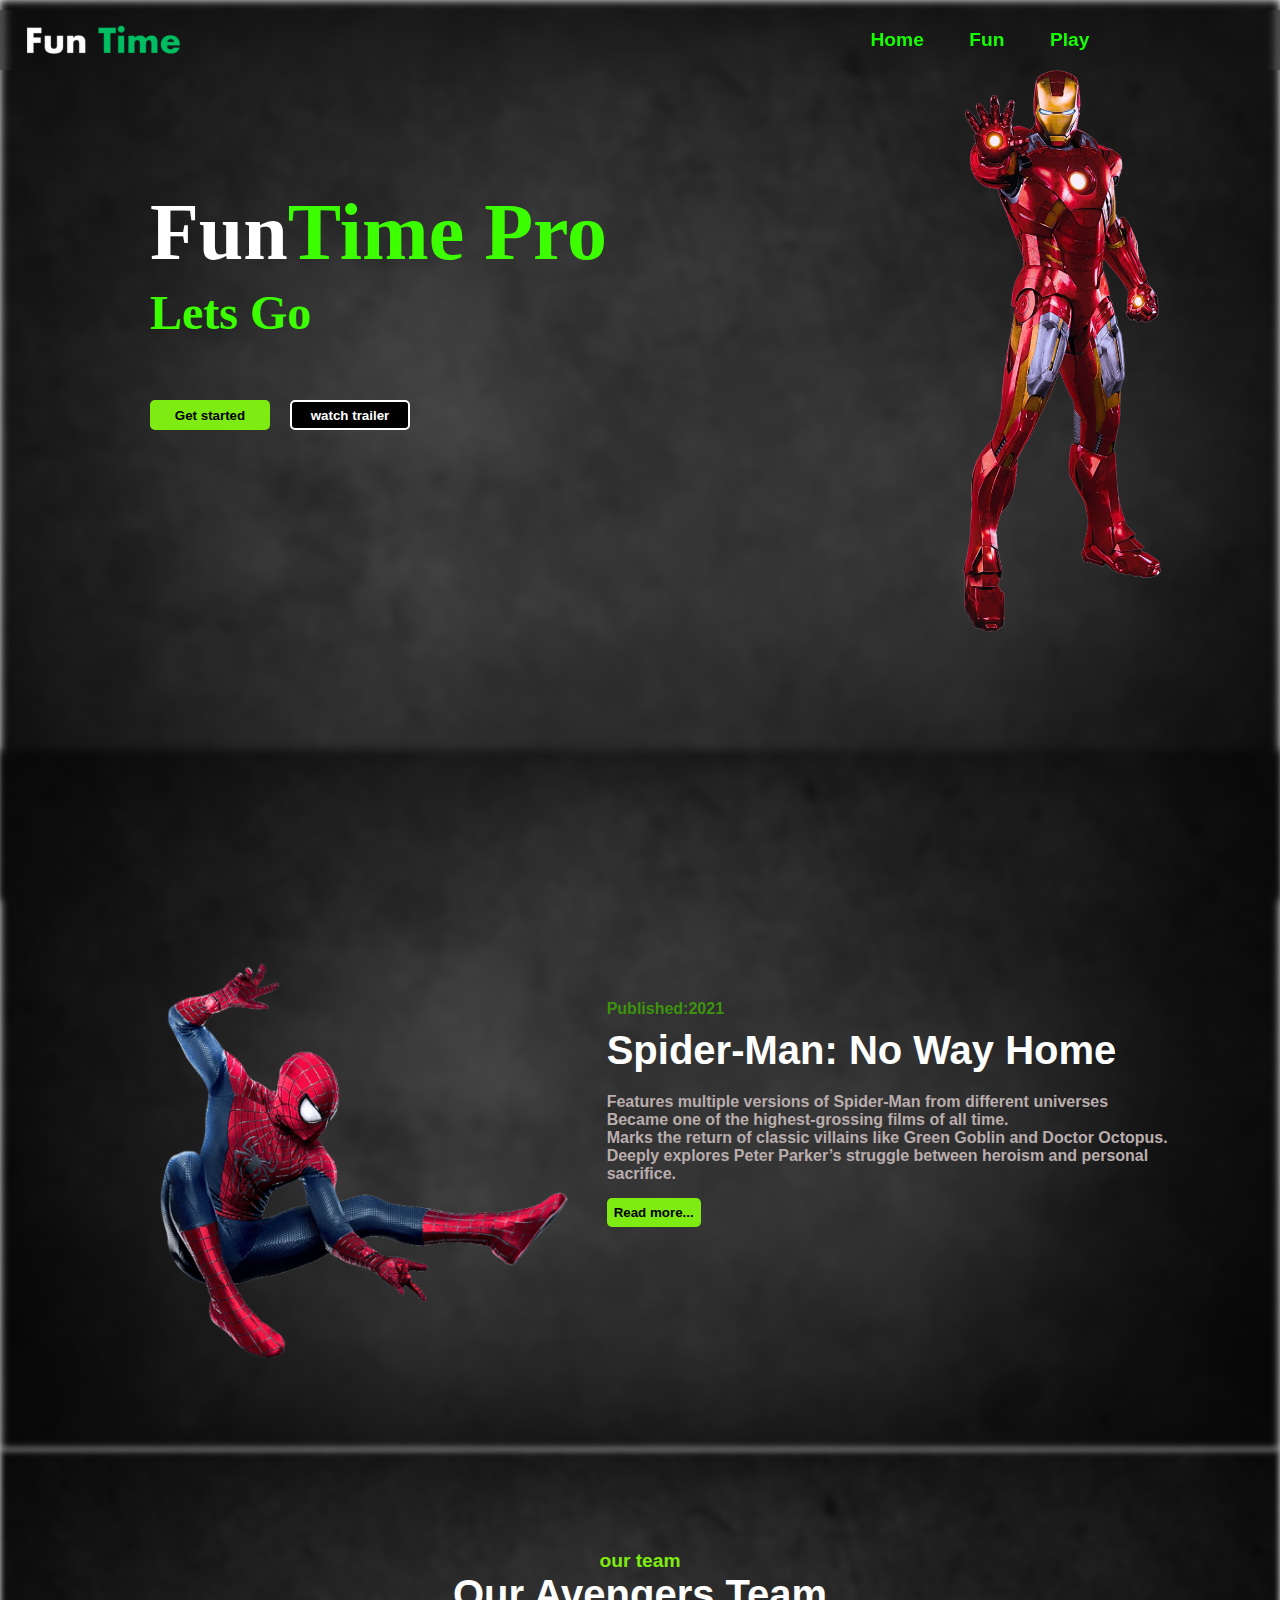
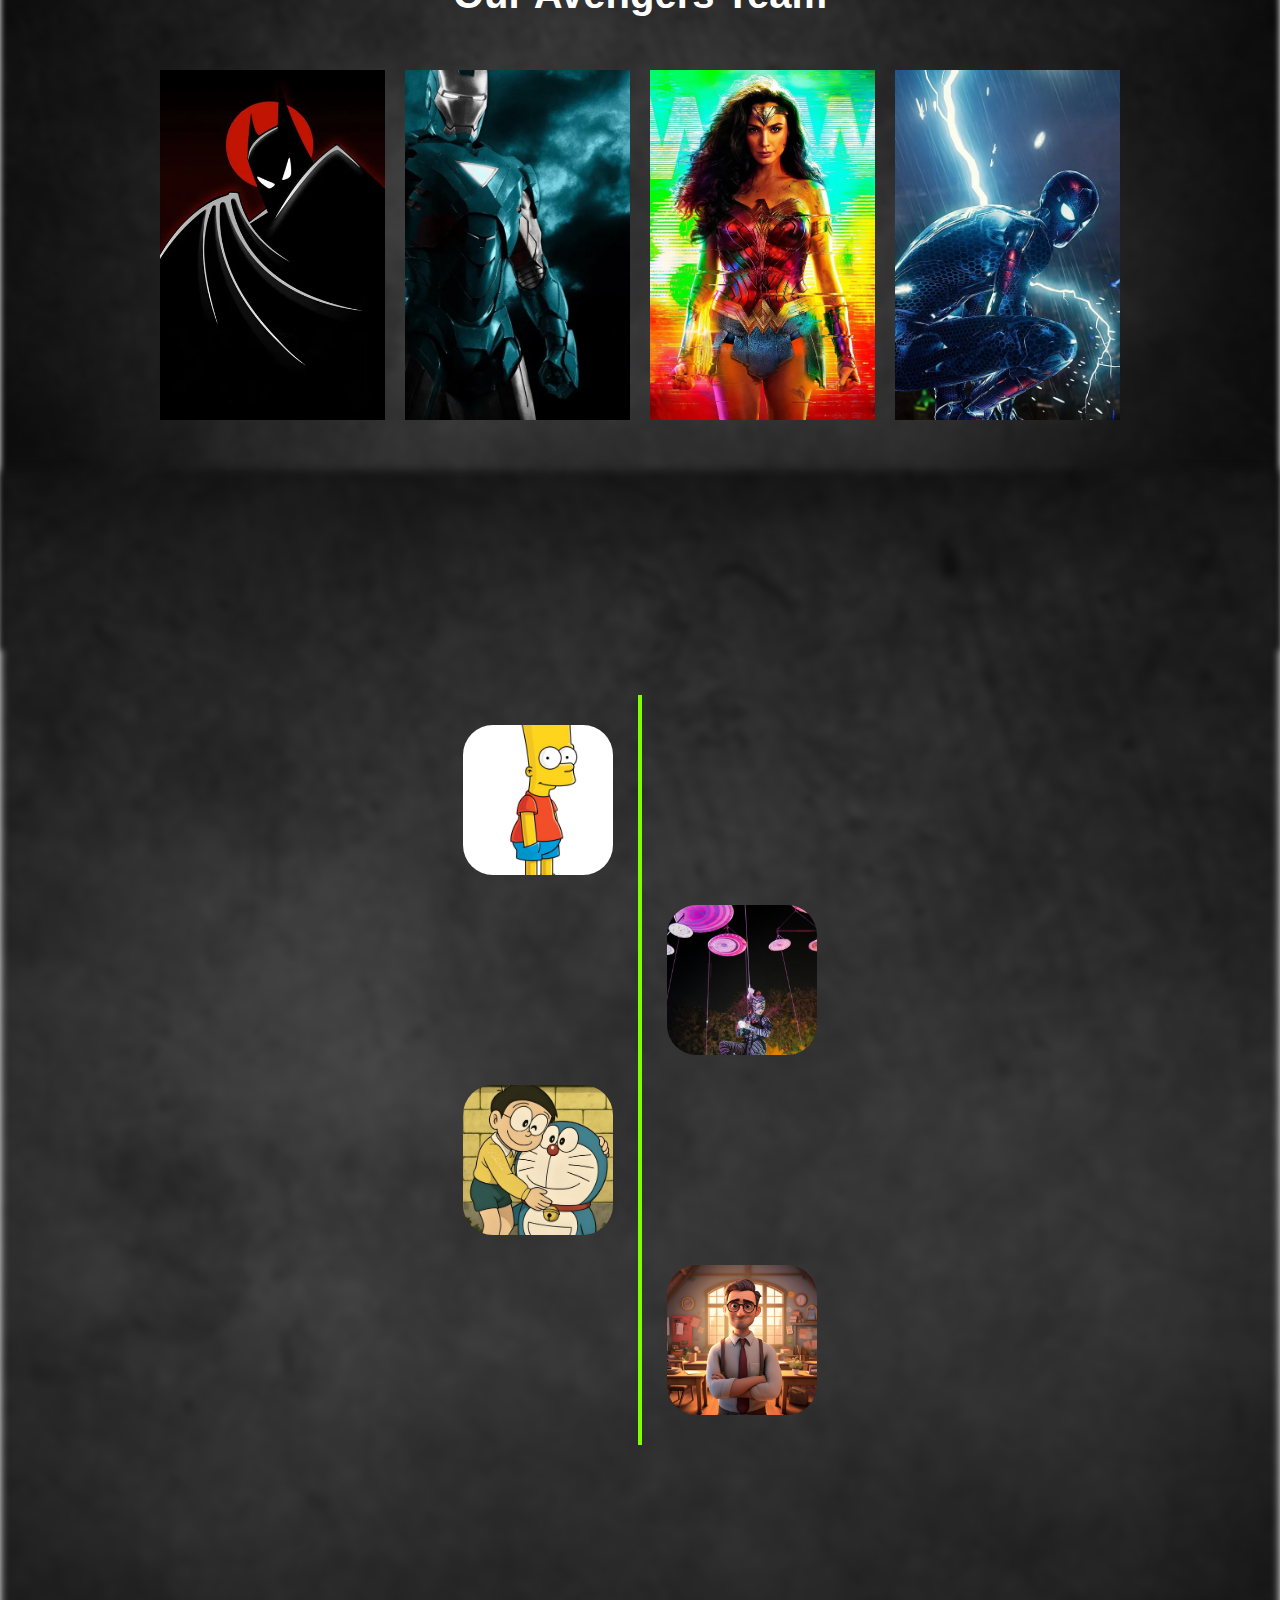
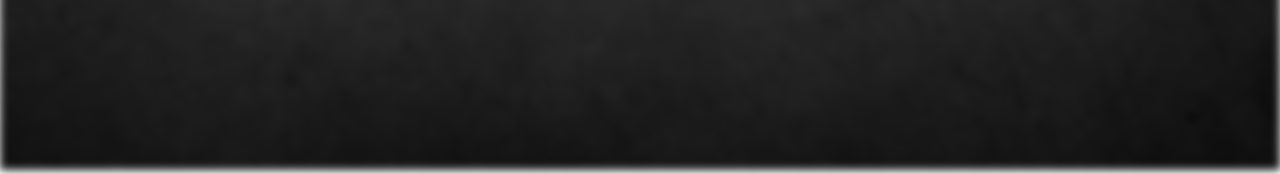
<file: index.html>
<!DOCTYPE html>
<html lang="en">
<head>
    <meta charset="UTF-8">
    <meta name="viewport" content="width=device-width, initial-scale=1.0">
    <title>funtime</title>
    <link rel="stylesheet" href="style.css">
    <link rel="stylesheet" href="animation.css">
</head>
<body>
    <div class="navber">
      <div class="nav-logo">
         <img src="./img/Up (200 x 100 px).png" alt="">
      </div>
       <div class="nav-btn">
      <a href="">Home</a>
      <a href="">Fun</a>
      <a href="">Play</a>
      </div>
    </div>
     <div class="banner">
        <img src="./img/Up.png" alt="">
     </div>
     <div class="banner-logo">
       
         <h1>Fun </h1>
         <h2>Time Pro</h2>
         <h3>Lets Go</h3>
     </div>
     <div class="banner-btn">
        <button class="btn-1">Get started</button>
        <button class="btn-2">watch trailer</button>
     </div>

     <div class="banner-logo2">
        <img src="./png/ironman.png" alt="">
     </div>
     

     <div class="banner-2">
        <img src="./img/Up.png" alt="">
     </div>

     <div class="content-box">
        <div class="img-box"><img src="./png/spiderman.png" alt=""></div>
        <div class="details-box">
            <h4 style="color: rgb(60, 147, 14);font-weight: 600;font-family: Arial, Helvetica, sans-serif;">Published:2021</h4>
            <h1>Spider-Man: No Way Home</h1>
            <h4>Features multiple versions of Spider-Man from different universes</h4>
            <h4>Became one of the highest-grossing films of all time.</h4>
            <h4>Marks the return of classic villains like Green Goblin and Doctor Octopus.</h4>
            <h4>Deeply explores Peter Parker’s struggle between heroism and personal sacrifice.</h4>
            <button>Read more...</button>
        </div>
     </div>
       <div class="banner-3">
        <img src="./img/Up.png" alt="">
       </div>
       <div class="headline">
        <h4>our team</h4>
        <h1>Our Avengers Team</h1>
       </div>

        <div class="team-box">
            <div class="box-img " id="img1"><img src="./img/batman-animated-ga6xgqvuu878roui.jpg" alt=""  ></div>
            <div class="box-img " id="img2"><img src="./img/blue-green-iron-man-4k-iphone-h3r14izippinmmu1.jpg" alt=""  ></div>
            <div class="box-img "   id="img3"><img src="./img/gal-gadot-wonder-woman-superhero-zze7rgl65svqb909.jpg" alt="" ></div>
            <div class="box-img "  id="img4"><img src="./img/spiderman-metal-black-suit-tw1nmau3y6a5vuti.jpg" alt="" ></div>
        </div>
         <div class="banner-4">
        <img src="./img/Up.png" alt="">
       </div>
       <div class="box4">
         <div class="box4-1">
            <div class="box4-12" id="box4-12first"><img src="./img/25+ Most Famous Cartoon Characters of All Time _ 2023 Ideas.jpeg" alt=""></div>
            <div class="box4-12"></div>
            <div class="box4-12" id="box4-12third"><img src="./img/Doraemon Doraemon.jpeg" alt=""></div>
            <div class="box4-12"></div>
         </div>
         <div class="box4-2">
            <div class="box4-12"></div>
            <div class="box4-12" id="box4-12second"><img src="./img/pexels-alanmoraales-31755294.jpg" alt=""></div>
            <div class="box4-12"></div>
            <div class="box4-12" id="box4-12four"><img src="./img/portrait-young-male-professor-education-day.jpg" alt=""></div>
         </div>
       </div>
    
</body>
</html>
</file>
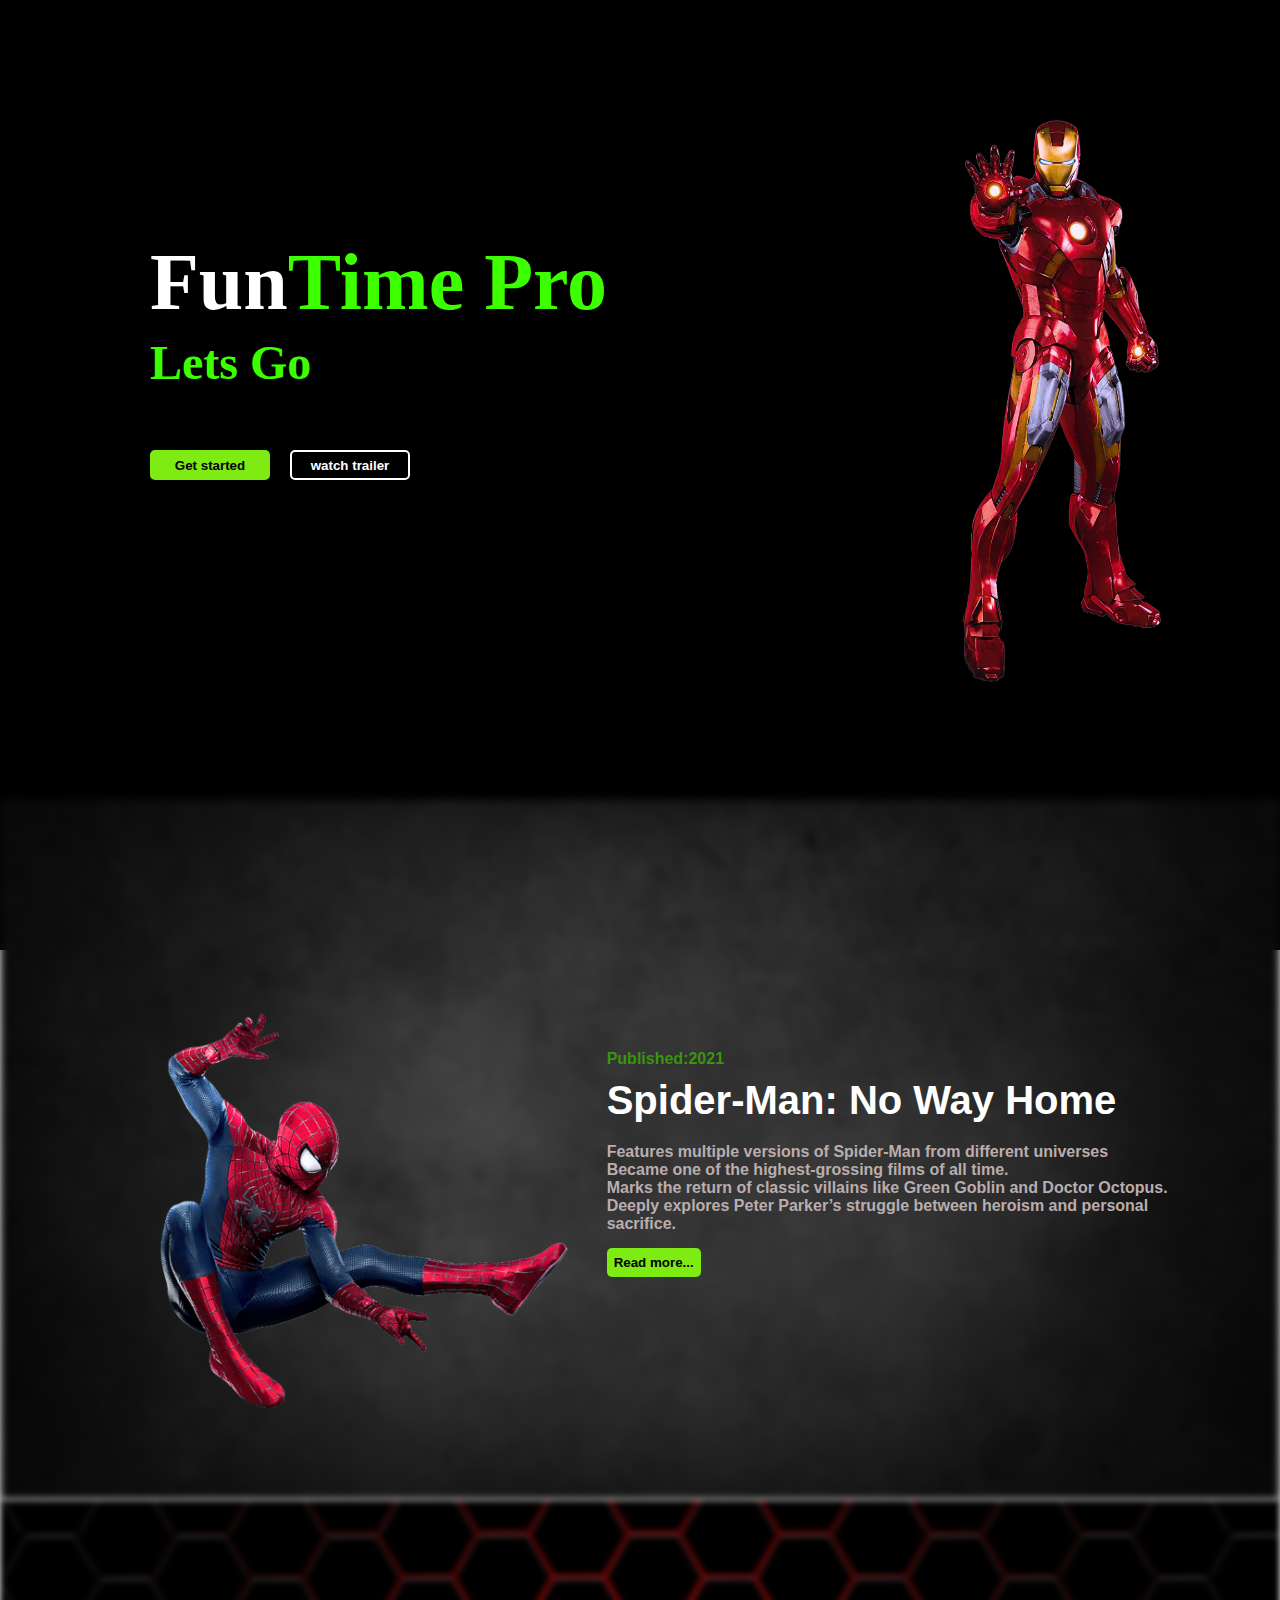
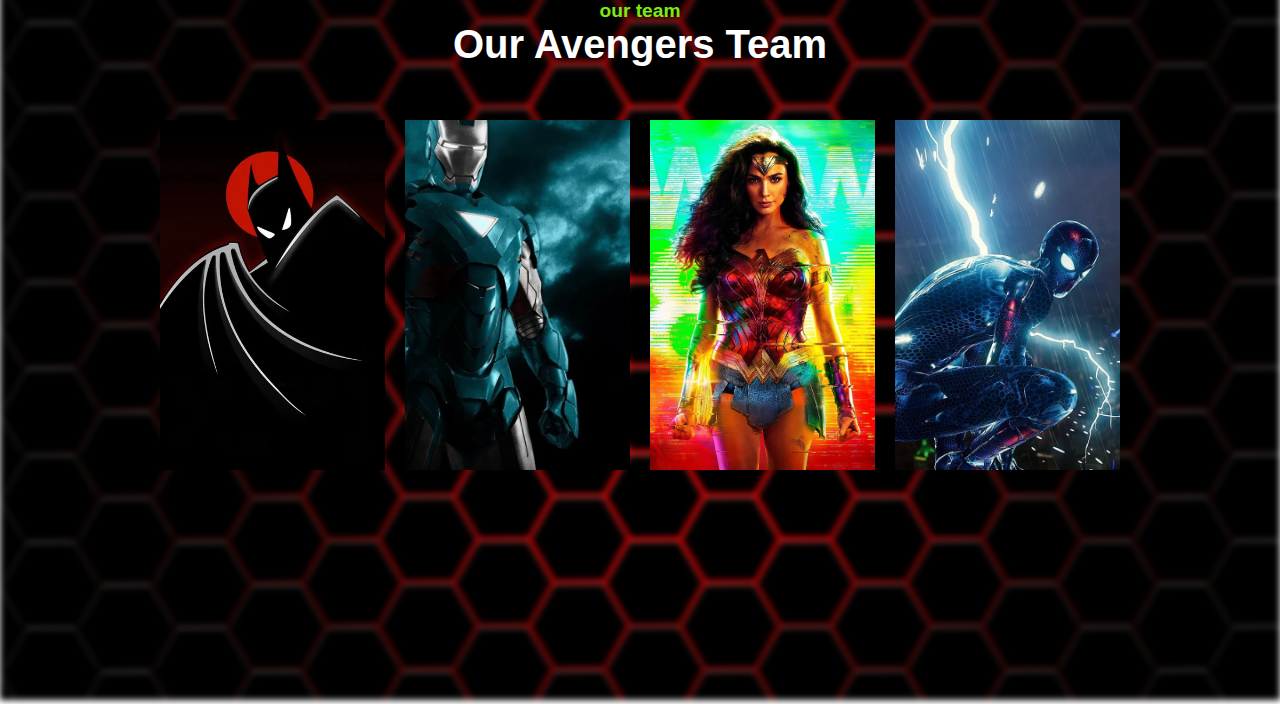
<file: Funtime-website/index.html>
<!DOCTYPE html>
<html lang="en">
<head>
    <meta charset="UTF-8">
    <meta name="viewport" content="width=device-width, initial-scale=1.0">
    <title>funtime</title>
    <link rel="stylesheet" href="style.css">
    <link rel="stylesheet" href="animation.css">
</head>
<body>
    <div class="navber"></div>
     <div class="banner">
        <img src="./img/Untitled design.png" alt="">
     </div>
     <div class="banner-logo">
       
         <h1>Fun </h1>
         <h2>Time Pro</h2>
         <h3>Lets Go</h3>
     </div>
     <div class="banner-btn">
        <button class="btn-1">Get started</button>
        <button class="btn-2">watch trailer</button>
     </div>

     <div class="banner-logo2">
        <img src="./png/ironman.png" alt="">
     </div>
     

     <div class="banner-2">
        <img src="./img/Up.png" alt="">
     </div>

     <div class="content-box">
        <div class="img-box"><img src="./png/spiderman.png" alt=""></div>
        <div class="details-box">
            <h4 style="color: rgb(60, 147, 14);font-weight: 600;font-family: Arial, Helvetica, sans-serif;">Published:2021</h4>
            <h1>Spider-Man: No Way Home</h1>
            <h4>Features multiple versions of Spider-Man from different universes</h4>
            <h4>Became one of the highest-grossing films of all time.</h4>
            <h4>Marks the return of classic villains like Green Goblin and Doctor Octopus.</h4>
            <h4>Deeply explores Peter Parker’s struggle between heroism and personal sacrifice.</h4>
            <button>Read more...</button>
        </div>
     </div>
       <div class="banner-3">
        <img src="./img/banner-3.png" alt="">
       </div>
       <div class="headline">
        <h4>our team</h4>
        <h1>Our Avengers Team</h1>
       </div>

        <div class="team-box">
            <div class="box-img "><img src="./img/batman-animated-ga6xgqvuu878roui.jpg" alt="" class="imganimate" ></div>
            <div class="box-img "><img src="./img/blue-green-iron-man-4k-iphone-h3r14izippinmmu1.jpg" alt="" class="imganimate" ></div>
            <div class="box-img "><img src="./img/gal-gadot-wonder-woman-superhero-zze7rgl65svqb909.jpg" alt=""  class="imganimate"></div>
            <div class="box-img "><img src="./img/spiderman-metal-black-suit-tw1nmau3y6a5vuti.jpg" alt="" class="imganimate" ></div>
        </div>
    
</body>
</html>
</file>
<file: style.css>
*{
    margin: 0;
    padding: 0;
}
.navber{
    height: 60px;
    width: 100%;
  
    display: flex;
   
    align-items: center;
    backdrop-filter: blur(4px);
   /* background-image: url("img/Up.png"); */
   background: transparent;
   position:absolute;
   z-index: 3;
   top: 10px;
   


    
    
   
}
.nav-logo{
    height: 100%;
    width: 200px;
    top: 10px;
  
}
.nav-logo img{
    height: 100%;
    width: 100%;
    object-fit: cover;
}
.nav-btn{
    width: 300px;
    height: 100%;
    display: flex;
    justify-content: space-evenly;
    align-items: center;
    right: 150px;
    position: absolute;
    backdrop-filter: blur(4px);
    
}
.navber a{
     font-size: 1.2rem;
     color: rgb(21, 255, 0);
     font-weight: 700;
     font-family: Arial, Helvetica, sans-serif;
     text-decoration: none;
   
     padding: 5px;
     border-radius: 5px;
}

.banner{
    height: 900px;
    width: 100%;
     filter: blur(4px);
     margin-top: 0px;
}
.banner img{
    height: 100%;
    width: 100%;
    object-fit: cover;
   
}

.banner-logo{
    height: 250px;
    width: 600px;
    margin-top: -750px;
    margin-left: 150px;
    display: flex;
    row-gap: 10px;
    flex-wrap: wrap;
    
    align-items: center;
    font-family:'Times New Roman', Times, serif;
    position: relative;
}
.banner-logo h1{
    color: white;
    font-size: 5rem;
   
}
.banner-logo h2{
    color: rgb(60, 255, 0);
    font-size: 5rem;
   
}
.banner-logo h3{
     color: rgb(60, 255, 0);
    font-size: 3rem;
    margin-top: -100px;
  
    font-weight:700;
    font-family:'Times New Roman', Times, serif;
}


.banner-btn{
    height: 100px;
    width: fit-content;
        margin-left: 150px;
        display: flex;
        gap: 20px;
        position: relative;
        z-index: 1;
         
}
.banner-btn button{
    height: 30px;
    width: 120px;
    padding: 5px;
    border-radius: 5px;
    font-family: Arial, Helvetica, sans-serif;
    font-weight: 700;
   
   

    
}
.btn-1{
    background-color: rgb(126, 235, 18);
    color: rgb(0, 0, 0);
    border: none;
   
}
.btn-2{
    background-color: black;
    color: white;
    border: 2px solid white;
}
.banner-logo2{
    height: 600px;
    width: 700px;
    margin-left: 700px;
    margin-top: -450px;
    position: relative;
    z-index: 1;
}
.banner-logo2 img{
    height: 100%;
    width: 100%;
    object-fit: cover;
}
.banner-2{
    height: 700px;
    width: 100%;
    margin-top: 100px;
    
}
.banner-2 img{
    height: 100%;
    width: 100%;
    object-fit: cover;
    filter: blur(4px);
   
}
.content-box{
    height: 600px;
    width: 1200px;
  
    margin-top: -600px;
    position: relative;
    z-index: 1;
    margin-left: auto;
    margin-right: auto;
    display: flex;
    justify-content: space-evenly;
    align-items: center;
}
.content-box .img-box{
    height: 500px;
    width: 500px;
    margin-top: 20px;
   
}
.img-box img{
    height: 100%;
    width: 100%;
    object-fit: cover;
}

.content-box .details-box{
    height: 400px;
    width: 600px;
    display: flex;
    flex-direction: column;
    align-items: start;
    margin-top: 100px;
    
}

.details-box h1{
    font-size: 2.5rem;
    font-family: Arial, Helvetica, sans-serif;
    color: white;
    margin-bottom: 20px;
    margin-top: 10px;
}
.details-box h4{
    font-size: 1rem;
    font-family: Arial, Helvetica, sans-serif;
    color: rgb(186, 173, 173);
    
}
.details-box button{
    background-color: rgb(126, 235, 18);
    color: rgb(0, 0, 0);
    border: none;
    padding: 7px;
    font-size: 0.95;
    font-weight: 600;
    font-family: Arial, Helvetica, sans-serif;
    border-radius: 5px;
    margin-top: 15px;

   
}
.banner-3{
    height: 800px;
    width: 100%;
}
.banner-3 img{
    height: 100%;
    width: 100%;
    object-fit: cover;
    filter: blur(3px);
}
.headline{
    height: 100px;
    width: 100%;
    text-align: center;
    position: relative;
    z-index: 1;
    margin-top: -700px;
}
.headline h4{
    color:  rgb(126, 235, 18);
    font-family: Arial, Helvetica, sans-serif;
    font-weight: 700;
    font-size: 1.2rem;
}
.headline h1{
    color: white;
    font-family: Arial, Helvetica, sans-serif;
    font-weight: 800;
    font-size: 2.5rem;
}
    .team-box{
         height:fit-content;
         width: 1000px;
         display: flex;
         justify-content: space-evenly;
         align-items: center;
         position: relative;
         z-index: 1;
         margin-left: auto;
         margin-right: auto;
         margin-top: 20px;
    }

    .box-img{
        width: 225px;
        height: 350px;
    }
    .box-img img{
        height: 100%;
        width: 100%;
        object-fit: cover;
    }

.banner-4{
    height: 1300px;
    width: 100%;
    margin-top: 50px;
    
}
.banner-4 img{
    height: 100%;
    width: 100%;
    object-fit: cover;
    filter: blur(4px);
   
}

.box4{
    width: 600px;
    height: 800px;
  
    display: flex;
    justify-content: center;
    align-items: center;
    margin-left: auto;
    margin-right: auto;
    position: relative;
    z-index: 1;
    margin-top: -1100px;
}
.box4-1 ,.box4-2{
    width: 200px;
    height: 750px;
  
    display: flex;
    flex-direction: column;
    align-items: center;
    justify-content: center;
    gap: 30px;

    
    
}

.box4-1{
    border-right: 2px solid rgb(128, 255, 0);
}
.box4-2{
    border-left: 2px solid rgb(128, 255, 0);
}
.box4-12{
    height: 150px;
    width: 150px;
    border-radius: 30px;
    
}
.box4-12 img{
    height: 100%;
    width: 100%;
    object-fit: cover;
    border-radius: 30px;
}
</file>
<file: animation.css>
.banner-btn{
    animation: btn;
    animation-duration: 1s;

}
@keyframes btn{
    0%{
        
        transform: scale(0.5);
    }
    100%{
        
         transform: scale(1);
    
    }
}

.banner-logo2{
    animation-name: ironman;
    animation-duration: 1s;
}
@keyframes ironman{
    0%{
        filter: blur(3px) contrast(3);
        transform: scale(0.8);
    }
    100%{
          filter: none;
        transform: scale(1);
    }
}

.img-box{
    animation-name:spider ;
    animation-timeline: view();
}
@keyframes  spider {

    0%{
        transform: translateX(-300px);
    }
    100%{
          transform: translateX(0px);
    }
    
}

.details-box{
    animation-name:details ;
    animation-timeline: view();
    animation-range: entery 20% cover 100%;
}
@keyframes details {

    0%{
        transform: translateX(300px);
    }
    100%{
          transform: translateX(0px);
    }
    
}

.headline{
    animation-name: text2;
     animation-timeline: view();

}
@keyframes text2 {

    0%{
        transform: scale(0.7);
    }
    100%{
          transform: scale(1);
    }
    
}

.box-img{
    animation-name: box-img ;
     animation-timeline: view();
}
@keyframes box-img{
  0%{
        filter:saturate(0) contrast(4) brightness(0.1) blur(4px);
       opacity: 0;
       scale: 0.7;
       translate: 0 4rem;
    }
  100%{
          filter: blur(0px);
        scale: 1;
        opacity: 1;
        translate: 0 0;

    }
}

.banner-3{
    animation: banner3;
      animation-timeline: view();
}
@keyframes banner3{
    0%{
        filter: blur(0);
       
    }
    100%{
          filter: blur(4px);
    
    }
}
</file>
<file: Funtime-website/style.css>
*{
    margin: 0;
    padding: 0;
}
.navber{
    height: 50px;
    width: 100%;
    background-color: black;
   
}
.banner{
    height: 900px;
    width: 100%;
}
.banner img{
    height: 100%;
    width: 100%;
    object-fit: cover;
}

.banner-logo{
    height: 250px;
    width: 600px;
    margin-top: -750px;
    margin-left: 150px;
    display: flex;
    row-gap: 10px;
    flex-wrap: wrap;
    
    align-items: center;
    font-family:'Times New Roman', Times, serif;
    position: relative;
}
.banner-logo h1{
    color: white;
    font-size: 5rem;
   
}
.banner-logo h2{
    color: rgb(60, 255, 0);
    font-size: 5rem;
   
}
.banner-logo h3{
     color: rgb(60, 255, 0);
    font-size: 3rem;
    margin-top: -100px;
  
    font-weight:700;
    font-family:'Times New Roman', Times, serif;
}


.banner-btn{
    height: 100px;
    width: fit-content;
        margin-left: 150px;
        display: flex;
        gap: 20px;
         
}
.banner-btn button{
    height: 30px;
    width: 120px;
    padding: 5px;
    border-radius: 5px;
    font-family: Arial, Helvetica, sans-serif;
    font-weight: 700;
   
   

    
}
.btn-1{
    background-color: rgb(126, 235, 18);
    color: rgb(0, 0, 0);
    border: none;
   
}
.btn-2{
    background-color: black;
    color: white;
    border: 2px solid white;
}
.banner-logo2{
    height: 600px;
    width: 700px;
    margin-left: 700px;
    margin-top: -450px;
}
.banner-logo2 img{
    height: 100%;
    width: 100%;
    object-fit: cover;
}
.banner-2{
    height: 700px;
    width: 100%;
    margin-top: 100px;
    
}
.banner-2 img{
    height: 100%;
    width: 100%;
    object-fit: cover;
    filter: blur(4px);
   
}
.content-box{
    height: 600px;
    width: 1200px;
  
    margin-top: -600px;
    position: relative;
    z-index: 1;
    margin-left: auto;
    margin-right: auto;
    display: flex;
    justify-content: space-evenly;
    align-items: center;
}
.content-box .img-box{
    height: 500px;
    width: 500px;
    margin-top: 20px;
   
}
.img-box img{
    height: 100%;
    width: 100%;
    object-fit: cover;
}

.content-box .details-box{
    height: 400px;
    width: 600px;
    display: flex;
    flex-direction: column;
    align-items: start;
    margin-top: 100px;
    
}

.details-box h1{
    font-size: 2.5rem;
    font-family: Arial, Helvetica, sans-serif;
    color: white;
    margin-bottom: 20px;
    margin-top: 10px;
}
.details-box h4{
    font-size: 1rem;
    font-family: Arial, Helvetica, sans-serif;
    color: rgb(186, 173, 173);
    
}
.details-box button{
    background-color: rgb(126, 235, 18);
    color: rgb(0, 0, 0);
    border: none;
    padding: 7px;
    font-size: 0.95;
    font-weight: 600;
    font-family: Arial, Helvetica, sans-serif;
    border-radius: 5px;
    margin-top: 15px;

   
}
.banner-3{
    height: 800px;
    width: 100%;
}
.banner-3 img{
    height: 100%;
    width: 100%;
    object-fit: cover;
    filter: blur(3px);
}
.headline{
    height: 100px;
    width: 100%;
    text-align: center;
    position: relative;
    z-index: 1;
    margin-top: -700px;
}
.headline h4{
    color:  rgb(126, 235, 18);
    font-family: Arial, Helvetica, sans-serif;
    font-weight: 700;
    font-size: 1.2rem;
}
.headline h1{
    color: white;
    font-family: Arial, Helvetica, sans-serif;
    font-weight: 800;
    font-size: 2.5rem;
}
    .team-box{
         height:fit-content;
         width: 1000px;
         display: flex;
         justify-content: space-evenly;
         align-items: center;
         position: relative;
         z-index: 1;
         margin-left: auto;
         margin-right: auto;
         margin-top: 20px;
    }

    .box-img{
        width: 225px;
        height: 350px;
    }
    .box-img img{
        height: 100%;
        width: 100%;
        object-fit: cover;
    }
</file>
<file: Funtime-website/animation.css>
.banner-btn{
    animation: btn;
    animation-duration: 1s;

}
@keyframes btn{
    0%{
        
        transform: scale(0.5);
    }
    100%{
        
         transform: scale(1);
    
    }
}

.banner-logo2{
    animation-name: ironman;
    animation-duration: 1s;
}
@keyframes ironman{
    0%{
        filter: blur(3px) contrast(3);
        transform: scale(0.8);
    }
    100%{
          filter: none;
        transform: scale(1);
    }
}

.img-box{
    animation-name:spider ;
    animation-timeline: view();
}
@keyframes  spider {

    0%{
        transform: translateX(-300px);
    }
    100%{
          transform: translateX(0px);
    }
    
}

.details-box{
    animation-name:details ;
    animation-timeline: view();
    animation-range: entery 20% cover 100%;
}
@keyframes details {

    0%{
        transform: translateX(300px);
    }
    100%{
          transform: translateX(0px);
    }
    
}

.headline{
    animation-name: text2;
     animation-timeline: view();

}
@keyframes text2 {

    0%{
        transform: scale(0.7);
    }
    100%{
          transform: scale(1);
    }
    
}

.box-img{
    animation-name: box-img ;
     animation-timeline: view();
}
@keyframes box-img{
  0%{
        filter:saturate(0) contrast(4) brightness(0.1) blur(4px);
       opacity: 0;
       scale: 0.7;
       translate: 0 4rem;
    }
  100%{
          filter: blur(0px);
        scale: 1;
        opacity: 1;
        translate: 0 0;

    }
}

.banner-3{
    animation: banner3;
      animation-timeline: view();
}
@keyframes banner3{
    0%{
        filter: blur(0);
       
    }
    100%{
          filter: blur(4px);
    
    }
}
</file>
